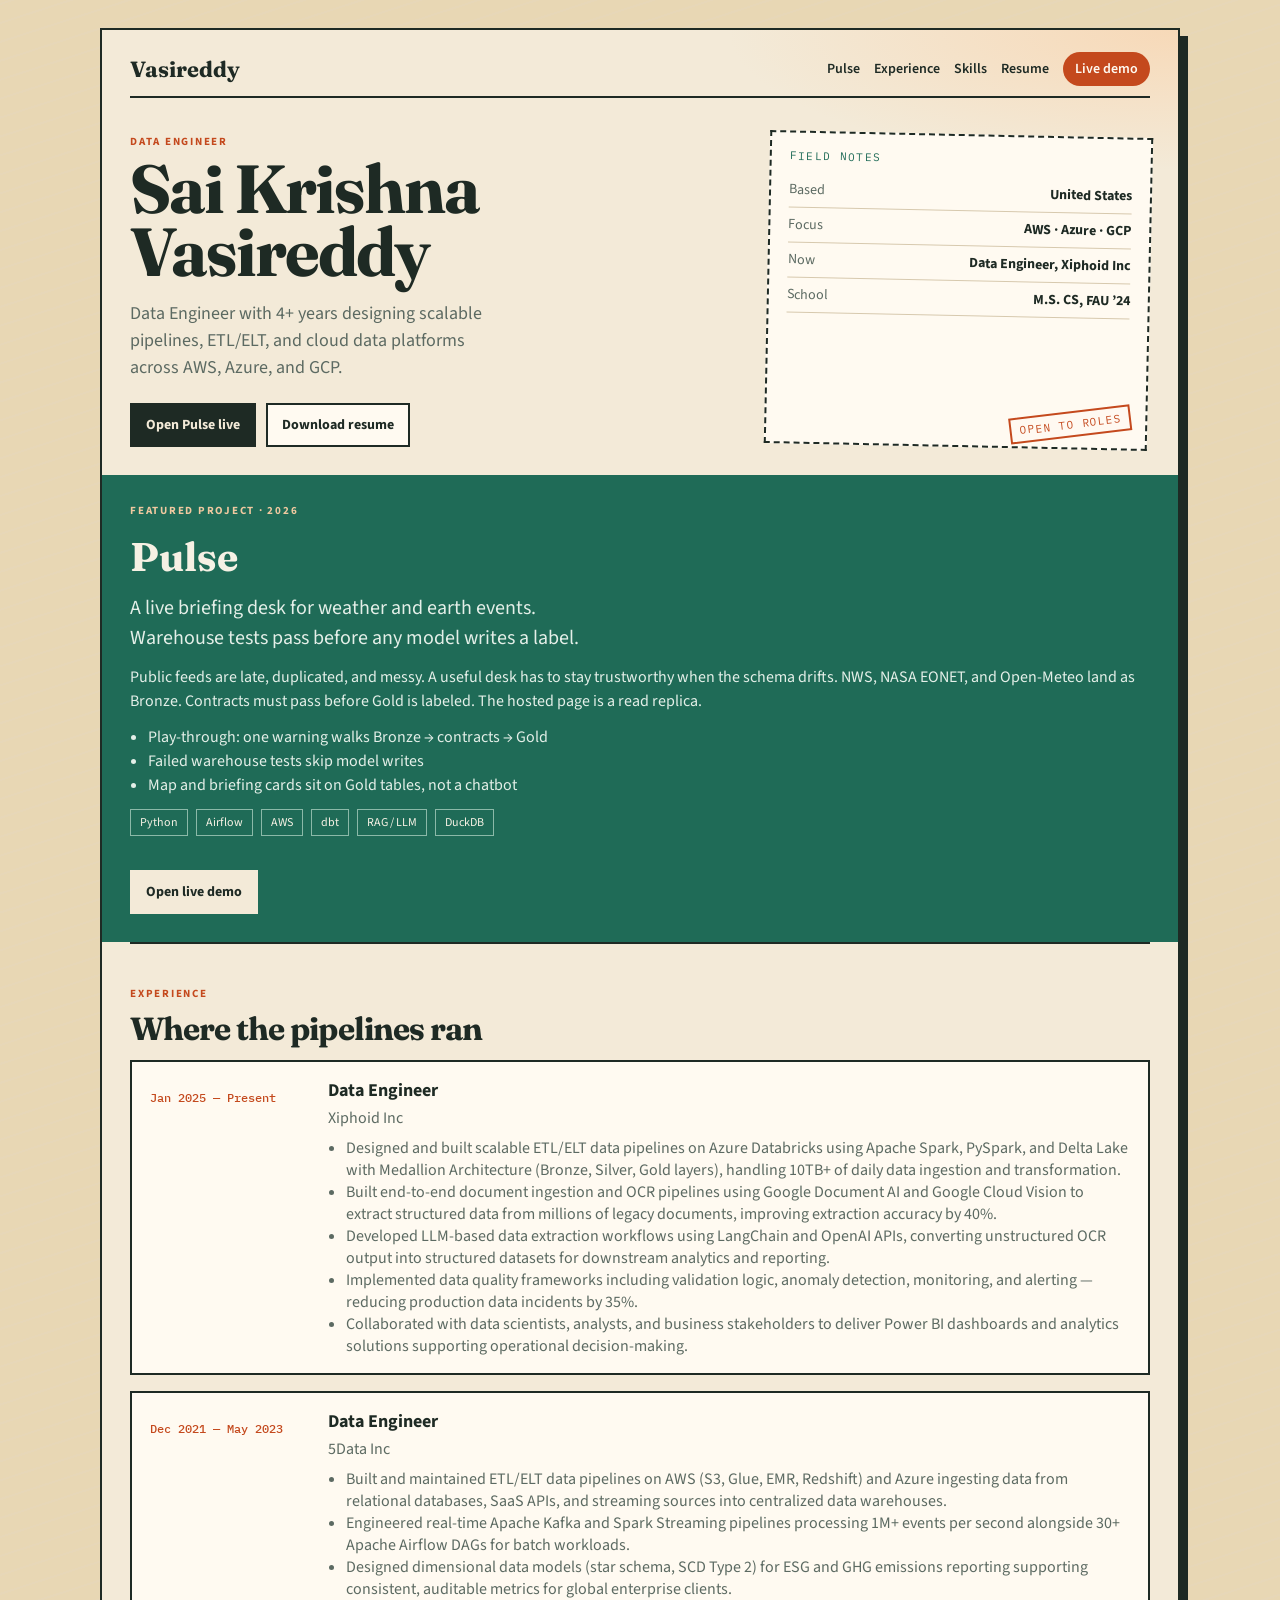
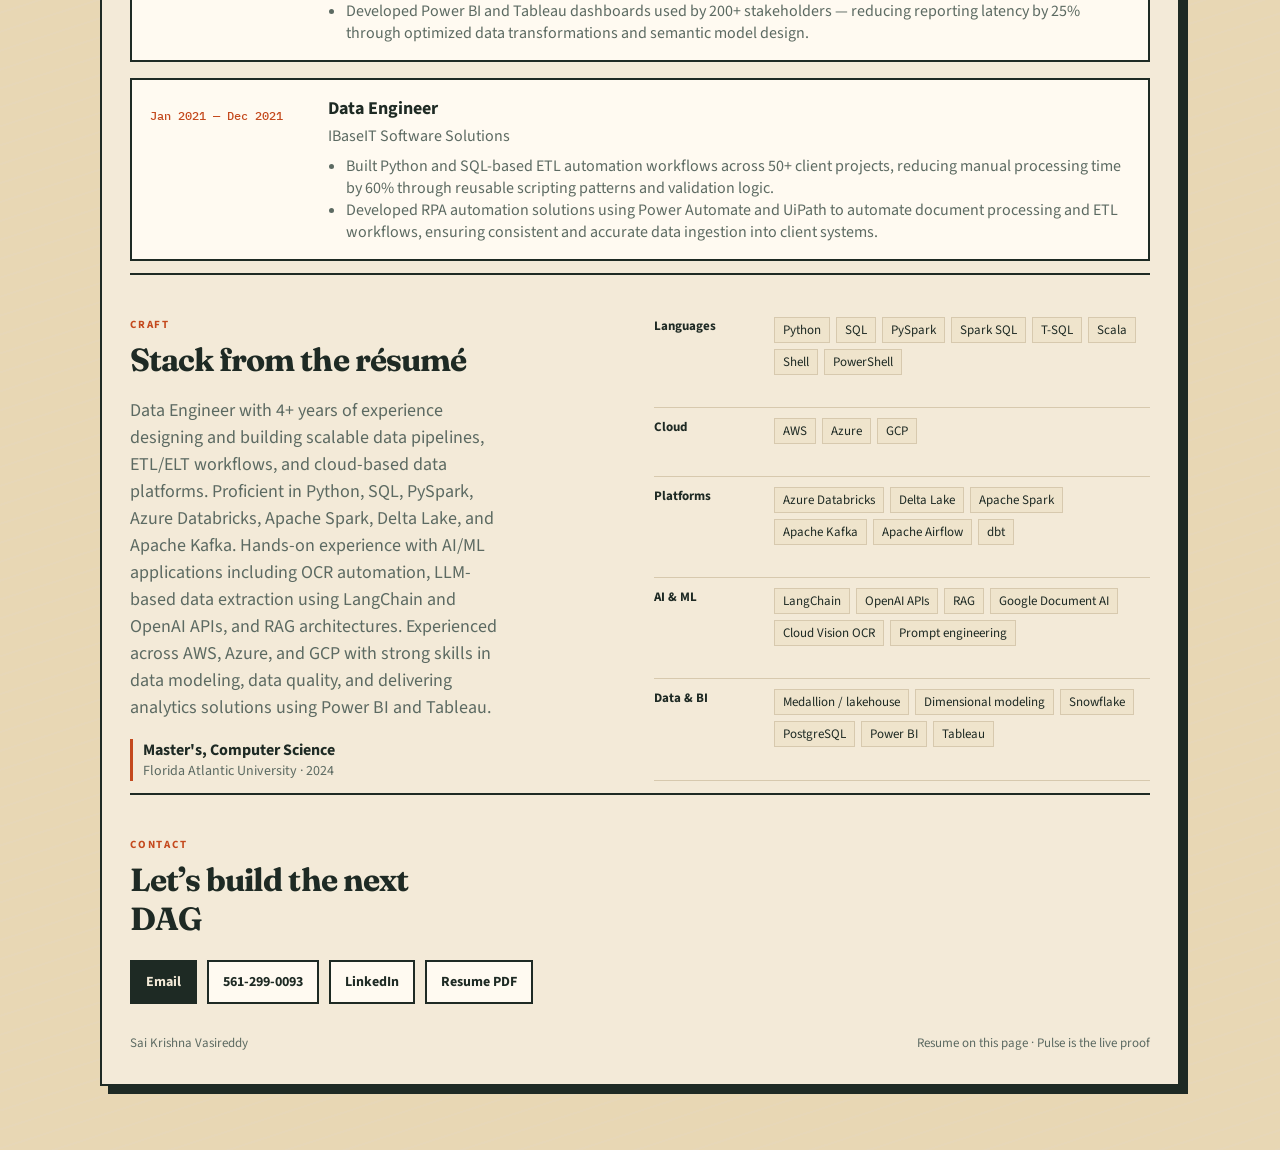
<file: site/index.html>
<!DOCTYPE html>
<html lang="en">
  <head>
    <meta charset="utf-8" />
    <meta name="viewport" content="width=device-width, initial-scale=1" />
    <title>Sai Krishna Vasireddy — Data Engineer</title>
    <meta
      name="description"
      content="Sai Krishna Vasireddy, data engineer. AWS, Azure, GCP — plus Pulse, a live lakehouse where tests block the model."
    />
    <link rel="icon" href="./favicon.svg" type="image/svg+xml" />
    <link rel="preconnect" href="https://fonts.googleapis.com" />
    <link rel="preconnect" href="https://fonts.gstatic.com" crossorigin />
    <link
      href="https://fonts.googleapis.com/css2?family=Fraunces:opsz,wght@9..144,500;9..144,650;9..144,700&family=IBM+Plex+Mono:wght@400;500&family=Source+Sans+3:ital,wght@0,400;0,600;0,700;1,400&display=swap"
      rel="stylesheet"
    />
    <link rel="stylesheet" href="./styles.css" />
  </head>
  <body>
    <div class="paper">
      <a class="skip" href="#work">Skip to work</a>
      <header class="nav">
        <a class="mark" href="./">Vasireddy</a>
        <nav>
          <a href="#pulse">Pulse</a>
          <a href="#work">Experience</a>
          <a href="#skills">Skills</a>
          <a href="./Sai_Krishna_Vasireddy_Resume.pdf">Resume</a>
          <a class="nav-cta" href="./pulse/">Live demo</a>
        </nav>
      </header>

      <section class="hero">
        <div class="hero-copy">
          <p class="kicker" id="role-line">Data Engineer</p>
          <h1 id="name-line">Sai Krishna Vasireddy</h1>
          <p class="lede" id="headline-line"></p>
          <div class="hero-actions">
            <a class="btn primary" href="./pulse/">Open Pulse live</a>
            <a class="btn ghost" href="./Sai_Krishna_Vasireddy_Resume.pdf">Download resume</a>
          </div>
        </div>
        <aside class="ticket" aria-label="At a glance">
          <p class="ticket-label">Field notes</p>
          <dl>
            <div><dt>Based</dt><dd id="location-line">United States</dd></div>
            <div><dt>Focus</dt><dd>AWS · Azure · GCP</dd></div>
            <div><dt>Now</dt><dd>Data Engineer, Xiphoid Inc</dd></div>
            <div><dt>School</dt><dd>M.S. CS, FAU ’24</dd></div>
          </dl>
          <p class="stamp">Open to roles</p>
        </aside>
      </section>

      <section id="pulse" class="band">
        <div id="projects"></div>
      </section>

      <section id="work" class="section">
        <div class="section-head">
          <p class="kicker">Experience</p>
          <h2>Where the pipelines ran</h2>
        </div>
        <div id="experience" class="timeline"></div>
      </section>

      <section id="skills" class="section grid-2">
        <div>
          <p class="kicker">Craft</p>
          <h2>Stack from the résumé</h2>
          <p id="summary-line" class="body"></p>
          <div id="edu-certs"></div>
        </div>
        <div id="skill-board" class="skill-board"></div>
      </section>

      <section id="contact" class="section contact">
        <p class="kicker">Contact</p>
        <h2>Let’s build the next DAG</h2>
        <div class="hero-actions" id="contact-links"></div>
      </section>

      <footer class="foot">
        <span id="foot-name">Sai Krishna Vasireddy</span>
        <span>Resume on this page · Pulse is the live proof</span>
      </footer>
    </div>

    <script src="./profile.js?v=7"></script>
    <script src="./projects.js?v=7"></script>
    <script src="./app.js?v=7"></script>
  </body>
</html>
</file>
<file: site/styles.css>
:root {
  --paper: #f3ead8;
  --paper-2: #efe4cc;
  --ink: #1e2a24;
  --muted: #5c6a62;
  --line: #d7c9ae;
  --rust: #c4491d;
  --pine: #1f6b57;
  --card: #fffaf1;
  --shadow: 8px 8px 0 #1e2a24;
}

* {
  box-sizing: border-box;
}

html {
  scroll-behavior: smooth;
}

body {
  margin: 0;
  color: var(--ink);
  background:
    repeating-linear-gradient(
      -18deg,
      #e7d7b8 0 2px,
      transparent 2px 18px
    ),
    #e8d7b4;
  font-family: "Source Sans 3", system-ui, sans-serif;
}

.skip {
  position: absolute;
  left: -999px;
}

.paper {
  max-width: 1080px;
  margin: 28px auto 64px;
  background:
    radial-gradient(900px 280px at 100% 0%, #f7d9b8 0%, transparent 50%),
    var(--paper);
  border: 2px solid var(--ink);
  box-shadow: var(--shadow);
  padding: 0 28px 8px;
}

.nav {
  display: flex;
  justify-content: space-between;
  align-items: center;
  gap: 16px;
  padding: 22px 0 10px;
  border-bottom: 2px solid var(--ink);
}

.mark {
  font-family: "Fraunces", Georgia, serif;
  font-weight: 700;
  font-size: 22px;
  color: var(--ink);
  text-decoration: none;
}

nav {
  display: flex;
  flex-wrap: wrap;
  gap: 14px;
  align-items: center;
  font-size: 14px;
  font-weight: 600;
}

nav a {
  color: var(--ink);
  text-decoration: none;
}

nav a:hover {
  color: var(--rust);
}

.nav-cta {
  background: var(--rust);
  color: #fffaf1 !important;
  padding: 7px 12px;
  border-radius: 999px;
}

.hero {
  display: grid;
  grid-template-columns: 1.35fr 0.85fr;
  gap: 28px;
  padding: 36px 0 28px;
}

.kicker {
  margin: 0 0 8px;
  letter-spacing: 0.16em;
  text-transform: uppercase;
  font-size: 11px;
  font-weight: 700;
  color: var(--rust);
}

h1 {
  font-family: "Fraunces", Georgia, serif;
  font-size: clamp(40px, 6vw, 68px);
  line-height: 0.92;
  letter-spacing: -0.03em;
  margin: 0 0 14px;
}

h2 {
  font-family: "Fraunces", Georgia, serif;
  font-size: 32px;
  margin: 0 0 12px;
  letter-spacing: -0.03em;
}

.lede,
.body {
  font-size: 18px;
  line-height: 1.5;
  color: var(--muted);
  max-width: 42ch;
}

.hero-actions {
  display: flex;
  flex-wrap: wrap;
  gap: 10px;
  margin-top: 22px;
}

.btn {
  text-decoration: none;
  font-weight: 700;
  font-size: 14px;
  padding: 10px 14px;
  border: 2px solid var(--ink);
  color: var(--ink);
  background: var(--card);
}

.btn.primary {
  background: var(--ink);
  color: var(--paper);
}

.btn.ghost:hover,
.btn.primary:hover {
  box-shadow: 4px 4px 0 var(--rust);
  transform: translate(-1px, -1px);
}

.ticket {
  background: var(--card);
  border: 2px dashed var(--ink);
  padding: 16px 18px 20px;
  position: relative;
  rotate: 1.2deg;
}

.ticket-label {
  font-family: "IBM Plex Mono", ui-monospace, monospace;
  font-size: 11px;
  letter-spacing: 0.12em;
  text-transform: uppercase;
  margin: 0 0 10px;
  color: var(--pine);
}

.ticket dl {
  margin: 0;
}

.ticket dl div {
  display: flex;
  justify-content: space-between;
  gap: 12px;
  padding: 7px 0;
  border-bottom: 1px solid var(--line);
  font-size: 14px;
}

.ticket dt {
  color: var(--muted);
}

.ticket dd {
  margin: 0;
  font-weight: 700;
  text-align: right;
}

.stamp {
  position: absolute;
  right: 14px;
  bottom: 10px;
  margin: 0;
  border: 2px solid var(--rust);
  color: var(--rust);
  font-family: "IBM Plex Mono", ui-monospace, monospace;
  font-size: 11px;
  letter-spacing: 0.08em;
  text-transform: uppercase;
  padding: 4px 8px;
  rotate: -8deg;
  background: rgba(255, 250, 241, 0.9);
}

.band {
  margin: 0 -28px;
  padding: 28px;
  background: var(--pine);
  color: #f6f1e4;
}

.band .kicker {
  color: #f0c9a0;
}

.project {
  display: grid;
  gap: 12px;
}

.project h3 {
  font-family: "Fraunces", Georgia, serif;
  font-size: 40px;
  margin: 0;
}

.one-liner {
  font-size: 20px;
  margin: 0;
  max-width: 50ch;
}

.project p,
.highlights {
  margin: 0;
  color: #e4efe8;
  line-height: 1.5;
}

.highlights {
  padding-left: 18px;
}

.tags {
  display: flex;
  flex-wrap: wrap;
  gap: 8px;
}

.tags span {
  border: 1px solid #8bb9a8;
  padding: 4px 9px;
  font-size: 12px;
}

.band .btn.primary {
  background: #f3ead8;
  color: var(--ink);
  border-color: #f3ead8;
}

.band .btn.ghost {
  background: transparent;
  color: #f3ead8;
  border-color: #f3ead8;
}

.section {
  padding: 42px 0 12px;
  border-top: 2px solid var(--ink);
}

.grid-2 {
  display: grid;
  grid-template-columns: 1fr 1fr;
  gap: 28px;
}

.timeline {
  display: grid;
  gap: 16px;
}

.job {
  display: grid;
  grid-template-columns: 160px 1fr;
  gap: 18px;
  background: var(--card);
  border: 2px solid var(--ink);
  padding: 16px 18px;
}

.job .when {
  font-family: "IBM Plex Mono", ui-monospace, monospace;
  font-size: 12px;
  color: var(--rust);
  font-weight: 500;
}

.job h3 {
  margin: 0 0 4px;
  font-size: 18px;
}

.job .org {
  margin: 0 0 8px;
  color: var(--muted);
}

.job ul {
  margin: 0;
  padding-left: 18px;
  color: var(--muted);
}

.skill-board {
  display: grid;
  gap: 10px;
}

.skill-row {
  display: grid;
  grid-template-columns: 110px 1fr;
  gap: 10px;
  align-items: start;
  border-bottom: 1px solid var(--line);
  padding-bottom: 8px;
}

.skill-row strong {
  font-size: 13px;
}

.chips {
  display: flex;
  flex-wrap: wrap;
  gap: 6px;
}

.chips span {
  background: var(--paper-2);
  border: 1px solid var(--line);
  padding: 3px 8px;
  font-size: 13px;
}

.edu {
  margin-top: 18px;
  display: grid;
  gap: 8px;
}

.edu article {
  border-left: 3px solid var(--rust);
  padding-left: 10px;
}

.edu p {
  margin: 0;
  color: var(--muted);
  font-size: 14px;
}

.contact h2 {
  max-width: 16ch;
}

.foot {
  display: flex;
  justify-content: space-between;
  gap: 12px;
  padding: 18px 0 24px;
  font-size: 13px;
  color: var(--muted);
}

@media (max-width: 800px) {
  .paper {
    margin: 0;
    border: none;
    box-shadow: none;
  }

  .hero,
  .grid-2,
  .job,
  .nav,
  .foot {
    grid-template-columns: 1fr;
    display: grid;
  }

  .ticket {
    rotate: 0;
  }

  h1 {
    font-size: 42px;
  }
}
</file>
